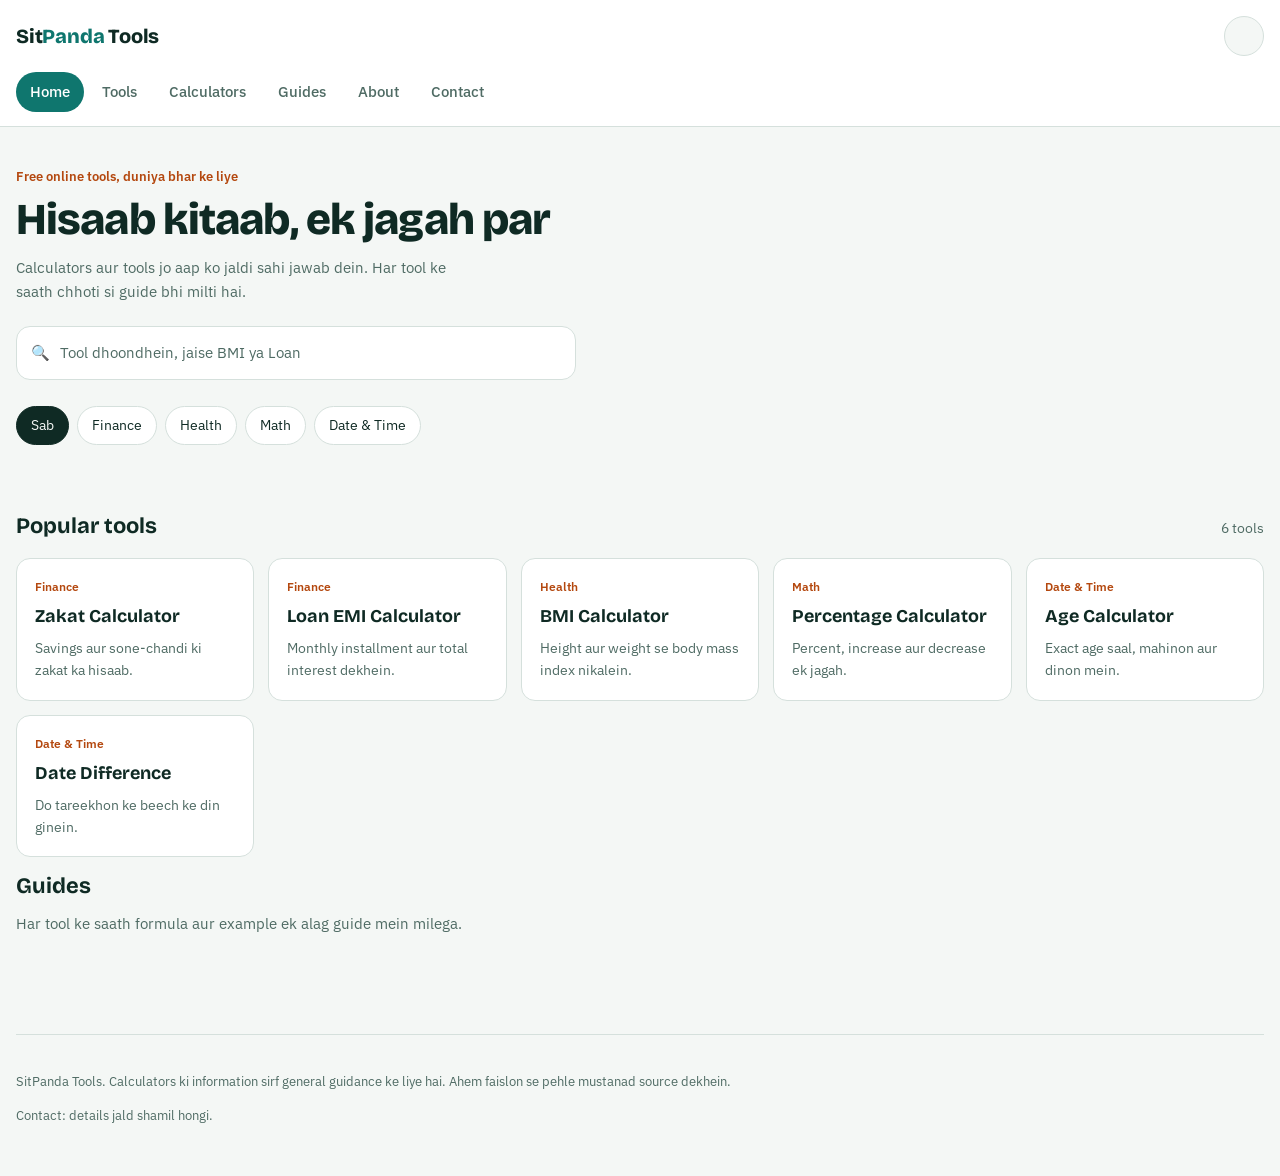
<file: public/assets/aistudio/SitPanda_Tools_Home_83b660be.html>
<!doctype html><html><head><meta charset=utf8><meta name=viewport content="width=device-width,initial-scale=1,viewport-fit=cover"><style>:root{color-scheme:light;box-sizing:border-box;padding-top:env(safe-area-inset-top,0px);padding-bottom:env(safe-area-inset-bottom,0px)}html{scroll-padding-top:env(safe-area-inset-top,0px)}body{margin:0;padding:0;font:14px -apple-system,BlinkMacSystemFont,sans-serif;background:#fff;color:#000}img{max-width:100%}[hidden]:not([hidden=until-found i]){display:none!important}</style></head><body>
<!doctype html>
<html lang="en">
<head>
<meta charset="utf-8">
<meta name="viewport" content="width=device-width, initial-scale=1, viewport-fit=cover">
<meta name="claude:viewport-fit-sides" content="cover">
<title>SitPanda Tools Home</title>
<link rel="stylesheet" href="https://fonts.googleapis.com/css2?family=Bricolage+Grotesque:wght@600;800&family=IBM+Plex+Sans:wght@400;500;600&display=swap">
<style>
/* Layout: sticky header with tab nav, hero with search, category filter, tool grid */
:root {
  --bg: #f4f7f5;
  --surface: #ffffff;
  --ink: #0f2a24;
  --muted: #4f6b64;
  --line: #d5e0dc;
  --accent: #0f766e;
  --accent-ink: #ffffff;
  --warm: #b4480f;
  --display: "Bricolage Grotesque", "Trebuchet MS", sans-serif;
  --body: "IBM Plex Sans", "Segoe UI", system-ui, sans-serif;
  color-scheme: light;
}
@media (prefers-color-scheme: dark) {
  :root:not([data-theme="light"]) {
    --bg: #0c1714;
    --surface: #132420;
    --ink: #e6f2ee;
    --muted: #9fb8b1;
    --line: #243a35;
    --accent: #5eead4;
    --accent-ink: #06201c;
    --warm: #fb923c;
    color-scheme: dark;
  }
}
:root[data-theme="dark"] {
  --bg: #0c1714;
  --surface: #132420;
  --ink: #e6f2ee;
  --muted: #9fb8b1;
  --line: #243a35;
  --accent: #5eead4;
  --accent-ink: #06201c;
  --warm: #fb923c;
  color-scheme: dark;
}

*, *::before, *::after { box-sizing: border-box; }
body {
  margin: 0;
  background: var(--bg);
  color: var(--ink);
  font-family: var(--body);
  font-size: 15px;
  line-height: 1.6;
  padding-left: max(16px, env(safe-area-inset-left, 0px));
  padding-right: max(16px, env(safe-area-inset-right, 0px));
  transition: background-color .35s ease, color .35s ease;
}
body::before {
  content: ""; position: fixed; inset: 0 0 auto;
  height: env(safe-area-inset-top, 0px); z-index: 10; background: var(--surface);
}
img, svg { max-width: 100%; }
a { color: inherit; }
:focus-visible { outline: 3px solid var(--accent); outline-offset: 2px; border-radius: 6px; }

/* Header */
.site-header {
  position: sticky; top: env(safe-area-inset-top, 0px); z-index: 5;
  background: var(--surface);
  border-bottom: 1px solid var(--line);
  transition: background-color .35s ease, border-color .35s ease;
  margin-left: calc(-1 * max(16px, env(safe-area-inset-left, 0px)));
  margin-right: calc(-1 * max(16px, env(safe-area-inset-right, 0px)));
  padding-left: max(16px, env(safe-area-inset-left, 0px));
  padding-right: max(16px, env(safe-area-inset-right, 0px));
}
.bar { display: flex; align-items: center; gap: 12px; padding-block: 12px; }
.logo { font-family: var(--display); font-weight: 800; font-size: 20px; text-decoration: none; letter-spacing: -.01em; }
.logo b { color: var(--accent); font-weight: 800; }
.theme-btn {
  margin-left: auto; flex: none;
  width: 40px; height: 40px; border-radius: 999px;
  border: 1px solid var(--line); background: var(--bg); color: var(--ink);
  display: grid; place-items: center; cursor: pointer;
  transition: background-color .3s, border-color .3s, transform .2s;
}
.theme-btn:hover { transform: rotate(12deg); border-color: var(--accent); }
.theme-btn svg { width: 18px; height: 18px; }
.theme-btn .moon { display: none; }
:root[data-theme="dark"] .theme-btn .sun,
:root:not([data-theme]) .theme-btn .sun { display: none; }
:root[data-theme="dark"] .theme-btn .moon { display: block; }

.tabs {
  display: flex; gap: 4px; overflow-x: auto; padding-bottom: 10px;
  scrollbar-width: none;
}
.tabs::-webkit-scrollbar { display: none; }
.tabs a {
  flex: none; padding: 8px 14px; border-radius: 999px;
  text-decoration: none; font-weight: 500; color: var(--muted);
  transition: background-color .25s, color .25s;
}
.tabs a:hover { color: var(--ink); background: var(--bg); }
.tabs a[aria-current="true"] { background: var(--accent); color: var(--accent-ink); }

/* Hero */
.hero { padding-block: 40px 28px; }
.eyebrow { font-size: 13px; color: var(--warm); font-weight: 600; margin: 0 0 8px; }
h1 {
  font-family: var(--display); font-weight: 800;
  font-size: clamp(28px, 7vw, 44px); line-height: 1.1;
  margin: 0 0 12px; text-wrap: balance; letter-spacing: -.02em;
}
.lead { color: var(--muted); max-width: 52ch; margin: 0 0 22px; }
.search {
  display: flex; align-items: center; gap: 10px;
  background: var(--surface); border: 1px solid var(--line); border-radius: 14px;
  padding: 4px 14px; max-width: 560px;
  transition: border-color .25s, box-shadow .25s;
}
.search:focus-within { border-color: var(--accent); box-shadow: 0 0 0 4px color-mix(in srgb, var(--accent) 18%, transparent); }
.search input {
  flex: 1; min-width: 0; border: 0; background: transparent; color: var(--ink);
  font: inherit; padding: 10px 0;
}
.search input:focus { outline: none; }
.search input::placeholder { color: var(--muted); }

/* Category filter */
.chips { display: flex; flex-wrap: wrap; gap: 8px; margin: 26px 0 8px; }
.chip {
  font: inherit; font-size: 14px; padding: 7px 14px; border-radius: 999px; cursor: pointer;
  border: 1px solid var(--line); background: var(--surface); color: var(--ink);
  transition: background-color .25s, color .25s, border-color .25s;
}
.chip:hover { border-color: var(--accent); }
.chip[aria-pressed="true"] { background: var(--ink); color: var(--bg); border-color: var(--ink); }

/* Tool grid */
.section-head { display: flex; align-items: baseline; justify-content: space-between; gap: 12px; margin: 28px 0 14px; }
.section-head h2 { font-family: var(--display); font-size: 22px; margin: 0; }
.count { color: var(--muted); font-size: 14px; }
.grid {
  display: grid; gap: 14px;
  grid-template-columns: repeat(auto-fill, minmax(220px, 1fr));
}
.tool {
  display: flex; flex-direction: column; gap: 6px;
  padding: 18px; border-radius: 14px; text-decoration: none;
  background: var(--surface); border: 1px solid var(--line);
  transition: transform .25s ease, border-color .25s ease, background-color .35s ease;
  min-width: 0;
}
.tool:hover { transform: translateY(-2px); border-color: var(--accent); }
.tool .cat { font-size: 12px; font-weight: 600; color: var(--warm); text-transform: none; }
.tool h3 { font-family: var(--display); font-size: 18px; margin: 0; }
.tool p { margin: 0; color: var(--muted); font-size: 14px; }
.tool[hidden] { display: none; }
.empty { color: var(--muted); padding: 24px 0; }
.empty[hidden] { display: none; }

footer {
  margin-top: 48px; padding-block: 24px 36px; border-top: 1px solid var(--line);
  color: var(--muted); font-size: 13px;
}

@media (prefers-reduced-motion: reduce) {
  *, *::before, *::after { transition: none !important; animation: none !important; }
}
@media (min-width: 760px) {
  .bar { padding-block: 16px; }
  .tabs { overflow: visible; padding-bottom: 14px; }
}
</style>
</head>
<body>

<header class="site-header">
  <div class="bar">
    <a class="logo" href="#home">Sit<b>Panda</b> Tools</a>
    <button class="theme-btn" id="themeBtn" type="button" aria-label="Dark ya light mode badlein">
      <svg class="sun" viewBox="0 0 24 24" fill="none" stroke="currentColor" stroke-width="2"><circle cx="12" cy="12" r="4"/><path d="M12 2v2M12 20v2M4.9 4.9l1.4 1.4M17.7 17.7l1.4 1.4M2 12h2M20 12h2M4.9 19.1l1.4-1.4M17.7 6.3l1.4-1.4"/></svg>
      <svg class="moon" viewBox="0 0 24 24" fill="none" stroke="currentColor" stroke-width="2"><path d="M21 12.8A9 9 0 1 1 11.2 3a7 7 0 0 0 9.8 9.8z"/></svg>
    </button>
  </div>
  <nav class="tabs" aria-label="Main navigation">
    <a href="#home" aria-current="true">Home</a>
    <a href="#tools">Tools</a>
    <a href="#tools">Calculators</a>
    <a href="#guides">Guides</a>
    <a href="#about">About</a>
    <a href="#contact">Contact</a>
  </nav>
</header>

<main id="home">
  <section class="hero">
    <p class="eyebrow">Free online tools, duniya bhar ke liye</p>
    <h1>Hisaab kitaab, ek jagah par</h1>
    <p class="lead">Calculators aur tools jo aap ko jaldi sahi jawab dein. Har tool ke saath chhoti si guide bhi milti hai.</p>
    <label class="search">
      <span aria-hidden="true">&#128269;</span>
      <input id="q" type="search" placeholder="Tool dhoondhein, jaise BMI ya Loan" autocomplete="off">
    </label>
    <div class="chips" role="group" aria-label="Category filter" id="chips">
      <button class="chip" type="button" aria-pressed="true" data-cat="all">Sab</button>
      <button class="chip" type="button" aria-pressed="false" data-cat="Finance">Finance</button>
      <button class="chip" type="button" aria-pressed="false" data-cat="Health">Health</button>
      <button class="chip" type="button" aria-pressed="false" data-cat="Math">Math</button>
      <button class="chip" type="button" aria-pressed="false" data-cat="Date">Date &amp; Time</button>
    </div>
  </section>

  <section id="tools" aria-labelledby="tools-h">
    <div class="section-head">
      <h2 id="tools-h">Popular tools</h2>
      <span class="count" id="count"></span>
    </div>
    <div class="grid" id="grid">
      <a class="tool" href="#zakat" data-cat="Finance" data-name="zakat calculator">
        <span class="cat">Finance</span>
        <h3>Zakat Calculator</h3>
        <p>Savings aur sone-chandi ki zakat ka hisaab.</p>
      </a>
      <a class="tool" href="#emi" data-cat="Finance" data-name="loan emi">
        <span class="cat">Finance</span>
        <h3>Loan EMI Calculator</h3>
        <p>Monthly installment aur total interest dekhein.</p>
      </a>
      <a class="tool" href="#bmi" data-cat="Health" data-name="bmi body mass index">
        <span class="cat">Health</span>
        <h3>BMI Calculator</h3>
        <p>Height aur weight se body mass index nikalein.</p>
      </a>
      <a class="tool" href="#percent" data-cat="Math" data-name="percentage">
        <span class="cat">Math</span>
        <h3>Percentage Calculator</h3>
        <p>Percent, increase aur decrease ek jagah.</p>
      </a>
      <a class="tool" href="#age" data-cat="Date" data-name="age date">
        <span class="cat">Date &amp; Time</span>
        <h3>Age Calculator</h3>
        <p>Exact age saal, mahinon aur dinon mein.</p>
      </a>
      <a class="tool" href="#datediff" data-cat="Date" data-name="date difference days">
        <span class="cat">Date &amp; Time</span>
        <h3>Date Difference</h3>
        <p>Do tareekhon ke beech ke din ginein.</p>
      </a>
    </div>
    <p class="empty" id="empty" hidden>Koi tool nahi mila. Doosra lafz try karein.</p>
  </section>

  <section id="guides" class="hero" style="padding-top:12px">
    <h2 style="font-family:var(--display);font-size:22px;margin:0 0 8px">Guides</h2>
    <p class="lead">Har tool ke saath formula aur example ek alag guide mein milega.</p>
  </section>
</main>

<footer id="about">
  <p>SitPanda Tools. Calculators ki information sirf general guidance ke liye hai. Ahem faislon se pehle mustanad source dekhein.</p>
  <p id="contact">Contact: details jald shamil hongi.</p>
</footer>

<script>
(function () {
  var root = document.documentElement;
  var btn = document.getElementById('themeBtn');
  var KEY = 'sp-theme';
  try {
    var saved = localStorage.getItem(KEY);
    if (saved === 'light' || saved === 'dark') root.setAttribute('data-theme', saved);
  } catch (e) {}
  btn.addEventListener('click', function () {
    var explicit = root.getAttribute('data-theme');
    var systemDark = window.matchMedia && window.matchMedia('(prefers-color-scheme: dark)').matches;
    var isDark = explicit ? explicit === 'dark' : systemDark;
    var next = isDark ? 'light' : 'dark';
    root.setAttribute('data-theme', next);
    try { localStorage.setItem(KEY, next); } catch (e) {}
  });

  var chips = document.querySelectorAll('.chip');
  var tools = document.querySelectorAll('.tool');
  var input = document.getElementById('q');
  var count = document.getElementById('count');
  var empty = document.getElementById('empty');
  var cat = 'all';

  function apply() {
    var q = input.value.trim().toLowerCase();
    var shown = 0;
    tools.forEach(function (t) {
      var okCat = cat === 'all' || t.dataset.cat === cat;
      var okQ = !q || t.dataset.name.indexOf(q) !== -1 || t.textContent.toLowerCase().indexOf(q) !== -1;
      var show = okCat && okQ;
      t.hidden = !show;
      if (show) shown++;
    });
    count.textContent = shown + ' tools';
    empty.hidden = shown !== 0;
  }

  chips.forEach(function (c) {
    c.addEventListener('click', function () {
      cat = c.dataset.cat;
      chips.forEach(function (x) { x.setAttribute('aria-pressed', x === c ? 'true' : 'false'); });
      apply();
    });
  });
  input.addEventListener('input', apply);
  apply();

  var tabs = document.querySelectorAll('.tabs a');
  tabs.forEach(function (a) {
    a.addEventListener('click', function () {
      tabs.forEach(function (x) { x.removeAttribute('aria-current'); });
      a.setAttribute('aria-current', 'true');
    });
  });
})();
</script>
</body>
</html>

</body></html>
</file>
